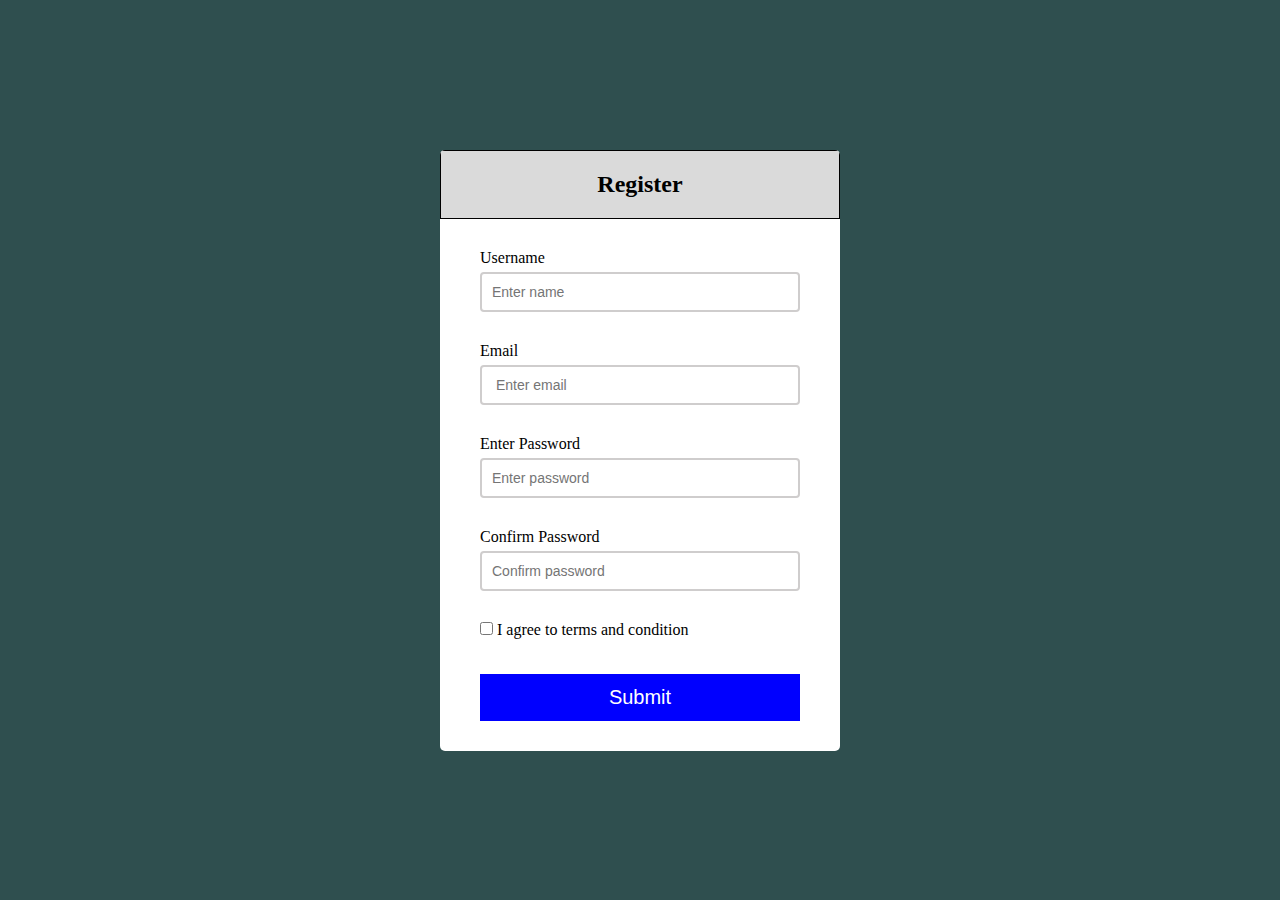
<file: index.html>
<!DOCTYPE html>
<html lang="en">

<head>
    <meta charset="UTF-8">
    <meta http-equiv="X-UA-Compatible" content="IE=edge">
    <meta name="viewport" content="width=device-width, initial-scale=1.0">
    <title>form validation</title>
    <link href="https://fonts.googleapis.com/icon?family=Material+Icons" rel="stylesheet">
    <link rel="stylesheet" href="style.css">  
</head>

<body>
    <div class="container">
        <div class="header">
            <h2>Register</h2>
        </div>
        <form action="./index2.html" class="form" id="form">
            <div class="field">
                <label for="username">Username</label>
                <input type="text" id="username" placeholder="Enter name" required>
                <span class="material-icons success">check_circle</span>
                <span class="material-icons error">error</span>

                <small>Error message</small>
            </div>

            <div class="field">
                <label>Email</label>
                <input type="email" id="email" placeholder=" Enter email">
                <span class="material-icons success">check_circle</span>
                <span class="material-icons error">error</span>
                <small>Error Message</small>
            </div>

            <div class="field">
                <label>Enter Password</label>
                <input type="password" id="password" placeholder="Enter password">
                <span class="material-icons success">check_circle</span>
                <span class="material-icons error">error</span>
                <small>Error Message</small>
            </div>

            <div class="field">
                <label>Confirm Password</label>
                <input type="password" id="cpassword" placeholder="Confirm password">
                <span class="material-icons success">check_circle</span>
                <span class="material-icons error">error</span>
                <small>Error Message</small>
            </div>

            <div class="field">
                <input type="checkbox" id="tc" class="terms">
                <label>I agree to terms and condition</label>
                <small>Error message</small>
            </div>

            <input type="submit" class="button">

        </form>
    </div>

    <script src="./validation1.js"></script>

</body>

</html>
</file>
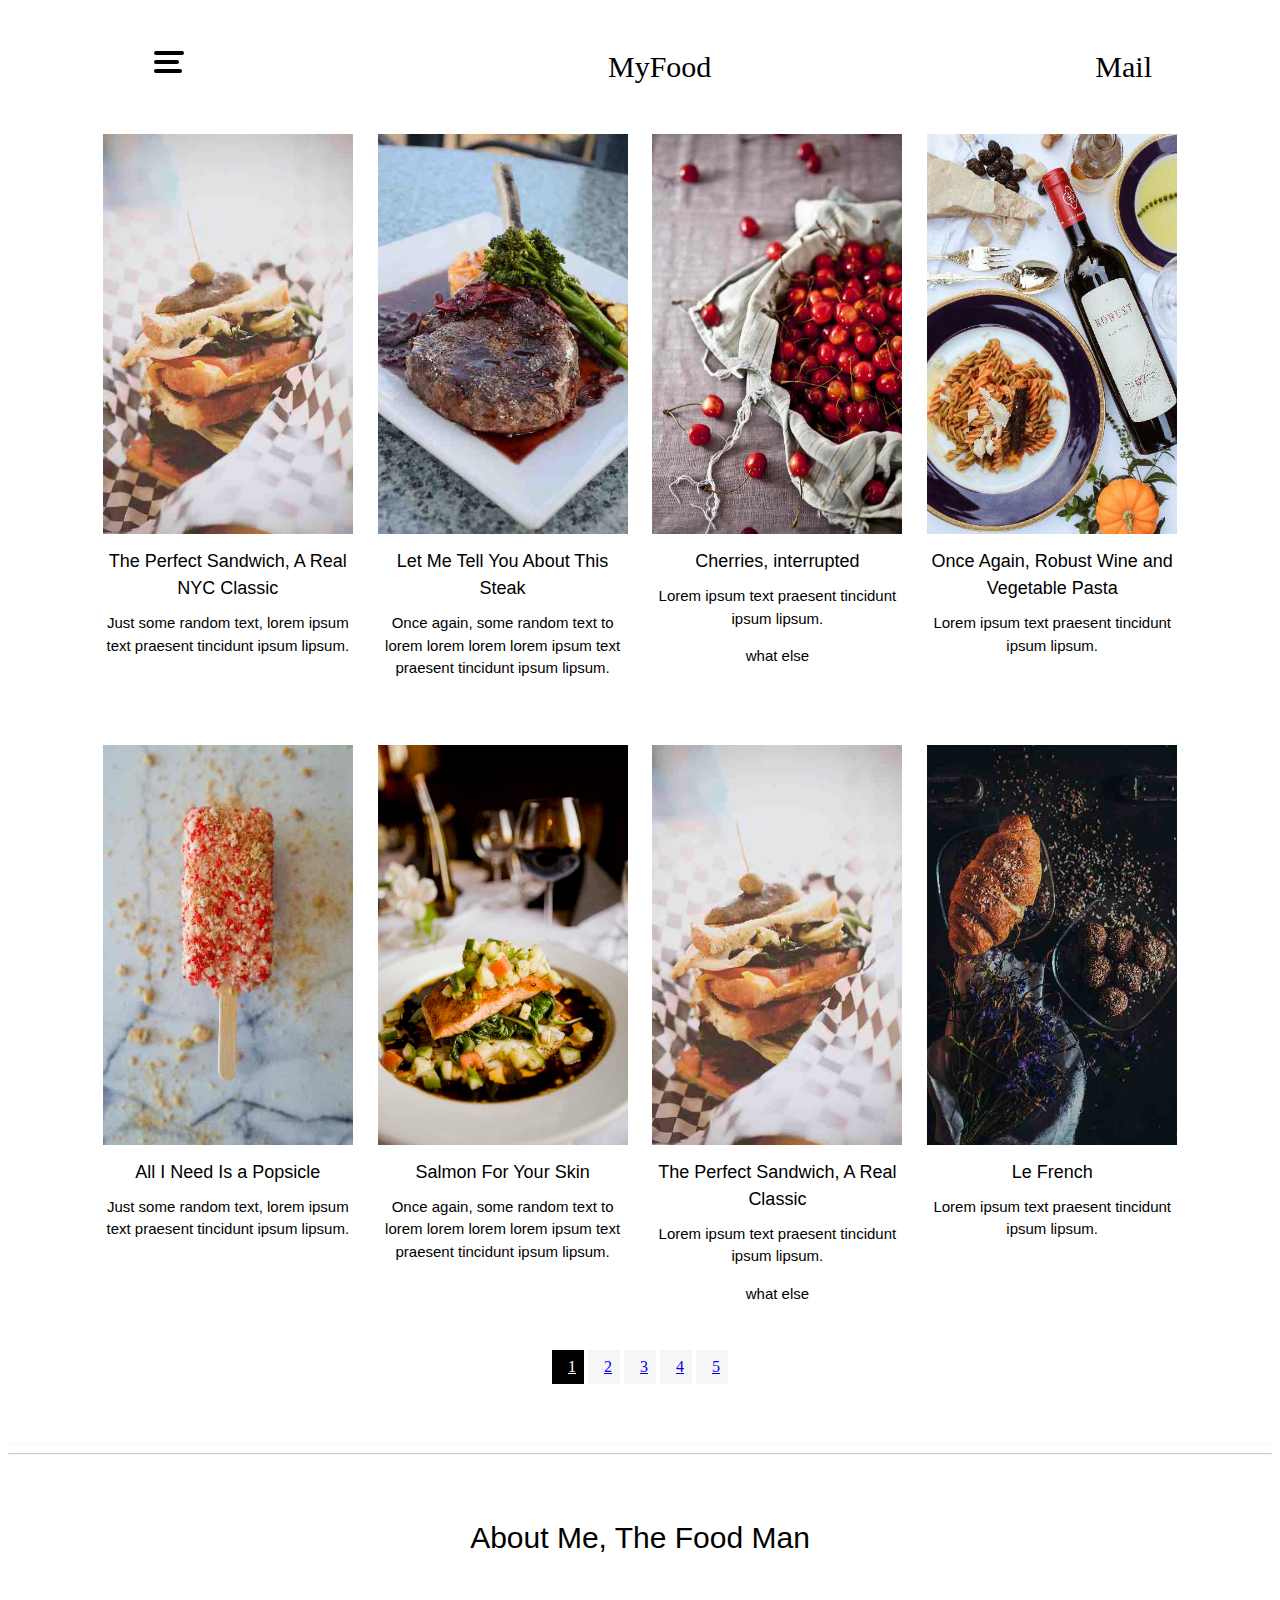
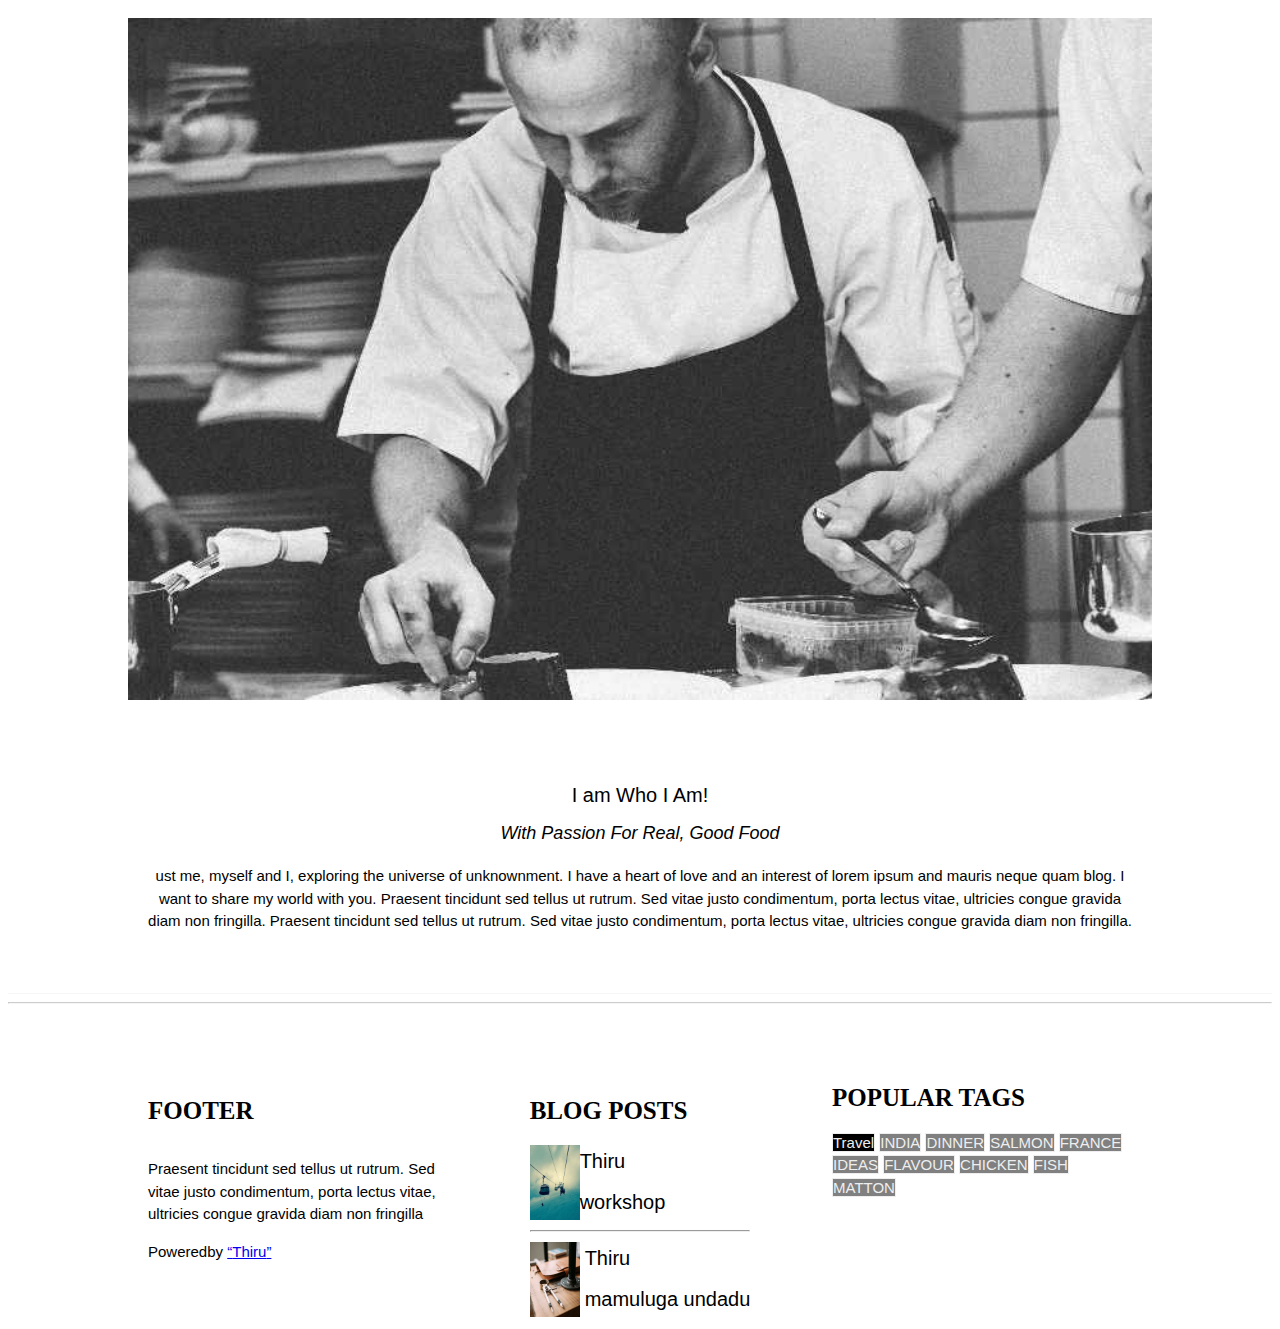
<file: index2.html>
<!DOCTYPE html>
<html lang="en">

<head>
    <meta charset="UTF-8">
    <meta name="viewport" content="width=device-width, initial-scale=1.0">
    <title>my Food page</title>
    <style>
        /* body {
    /* font-family: Verdana, sans-serif; */
        /* font-size: 15px; */
        /* line-height: 1.5; */

        .nav div {
            height: 4px;
            background-color: black;
            margin: 5px 0;
            border-radius: 25px;
            transition: 0.3s;
        }

        .nav {
            width: 30px;
            display: inline-block;
            margin: 1em 0 0 1em;
        }

        .one {
            width: 30px;
        }

        .two {
            width: 25px;
        }

        .three {
            width: 28px;
        }

        .nav:hover div {
            width: 30px;
        }

        .contain {
            display: flex;
            justify-content: space-between;
            /* position: fixed; */
        }

        .card-content {
            text-align: center;
        }

        h5 {
            font-size: 18px;
            line-height: 1.5;
            width: 100%;
            margin: 10px 0 0 0;
            font-family: verdana, sans-serif;
            font-weight: normal;
        }

        p {
            font-size: 15px;
            line-height: 1.5;
            /* padding-left: 10px; */
            margin-top: 10px;
            font-family: verdana, sans-serif;
            font-size: 15px;
        }

        /* .cards{
  box-shadow: 50px 50px rgb(0, 255, 26) ;
}
 */
        .row-4 {
            margin: 50px 70px 0px 70px;
            display: flex;
            justify-content: space-evenly;
        }

        .number a {
            display: inline-block;
            background-color: rgb(247, 246, 246);
            margin: 0px;
            width: 0px;
            padding: 8px 16px 8px 16px;
            text-align: center;
            border: none;
            outline: 0;
        }

        .number a:hover {
            background-color: black;
            color: white;
            transition: 0.2s;
        }

        .row-4 {
            flex-wrap: wrap;
        }

        .numbers {
            margin: 30px 0px;
        }

        .hr {
            margin: 60px 0px 60px 0px;
            opacity: 0.5;
            border-top: 1px solid #eee;
            flex-wrap: wrap;
        }

        .content {
            text-align: center;
            font-family: verdana, sans-serif;
            font-size: 50px;
            font-weight: 400px;
        }

        .footer {
            flex-wrap: wrap;
        }

        h6 {
            margin: 0px;
            font-size: 20px;
            font-family: verdana, sans-serif;
            font-weight: lighter;
        }

        p span {
            /* box-sizing: border-box; */
            border: 1px solid;
            background-color: gray;
            color: #eee;
            font-family: verdana, sans-serif;
        }

        span:hover {
            background-color: black;
            color: #eee;
            transition: 0.5;
            cursor: pointer;

        }

        .popular {
            margin-top: 20px;
        }

        .add:hover {
            background-color: bisque;
            transition: 0.5;
        }

        .foot {
            margin: 30px 120px 0px 120px;
            display: flex;
            margin: 0px 20px 0px 20px;
            flex-wrap: wrap;
        }
    </style>
</head>

<body>
    <div class="container" style="margin:30px 90px 0px 90px ;">
        <div class="contain" style="margin-left:40px ;">
            <a href="#" class="nav">
                <div class="one"></div>
                <div class="two"></div>
                <div class="three"></div>
            </a>
            <div class="myfood" style="margin:20px 0px 0px 60px ; padding-left: 0px; font-size:30px;">MyFood</div>
            <div class="mail" style="margin-top:20px ; margin-left: 20px; margin-right: 30px; font-size:30px;">Mail
            </div>
        </div>
    </div>

    <!-- cards  -->
    <div class="row-4">
        <div class="cards">
            <div class="card" style="width:250px; text-align: center;">
                <img src="./sandwich.jpg" alt="" width="100%" height="400px">
            </div>
            <div class="card content" style="width:250px ; text-align: center; ">
                <h5>The Perfect Sandwich, A Real NYC Classic</h5>
                <p>Just some random text, lorem ipsum text praesent tincidunt ipsum lipsum.</p>
            </div>
        </div>

        <div class="cards">
            <div class="card" style="width:250px; text-align: center;">
                <img src="./steak.jpg" alt="" width="100%" height="400px">
            </div>
            <div class="card content" style="width:250px ; text-align: center; ">
                <h5>Let Me Tell You About This Steak</h5>
                <p>Once again, some random text to lorem lorem lorem lorem ipsum text praesent tincidunt ipsum lipsum.
                </p>
            </div>
        </div>
        <!-- 1st four cards -->

        <div class="cards">
            <div class="card" style="width:250px; text-align: center;">
                <img src="./cherries.jpg" alt="" width="100%" height="400px">
            </div>
            <div class="card content" style="width:250px ; text-align: center; ">
                <h5>Cherries, interrupted</h5>
                <p>Lorem ipsum text praesent tincidunt ipsum lipsum.</p>
                <p>what else</p>
            </div>
        </div>

        <div class="cards">
            <div class="card" style="width:250px; text-align: center;">
                <img src="./wine.jpg" alt="" width="100%" height="400px">
            </div>
            <div class="card content" style="width:250px ; text-align: center; ">
                <h5>Once Again, Robust Wine and Vegetable Pasta</h5>
                <p>Lorem ipsum text praesent tincidunt ipsum lipsum.</p>

            </div>
        </div>
    </div>
    <!-- next4 cards -->

    <div class="row-4">
        <div class="cards">
            <div class="card" style="width:250px; text-align: center;">
                <img src="./popsicle.jpg" alt="" width="100%" height="400px">
            </div>
            <div class="card content" style="width:250px ; text-align: center; ">
                <h5>All I Need Is a Popsicle</h5>
                <p>Just some random text, lorem ipsum text praesent tincidunt ipsum lipsum.</p>
            </div>
        </div>

        <div class="cards">
            <div class="card" style="width:250px; text-align: center;">
                <img src="./salmon.jpg" alt="" width="100%" height="400px">
            </div>
            <div class="card content" style="width:250px ; text-align: center; ">
                <h5>Salmon For Your Skin</h5>
                <p>Once again, some random text to lorem lorem lorem lorem ipsum text praesent tincidunt ipsum lipsum.
                </p>
            </div>
        </div>


        <div class="cards">
            <div class="card" style="width:250px; text-align: center;">
                <img src="./sandwich (1).jpg" alt="" width="100%" height="400px">
            </div>
            <div class="card content" style="width:250px ; text-align: center; ">
                <h5>The Perfect Sandwich, A Real Classic</h5>
                <p>Lorem ipsum text praesent tincidunt ipsum lipsum.</p>
                <p>what else</p>
            </div>
        </div>

        <div class="cards">
            <div class="card" style="width:250px; text-align: center;">
                <img src="./croissant.jpg" alt="" width="100%" height="400px">
            </div>
            <div class="card content" style="width:250px ; text-align: center; ">
                <h5>Le French</h5>
                <p>Lorem ipsum text praesent tincidunt ipsum lipsum.</p>

            </div>
        </div>
    </div>

    <!-- num-bar -->
    <div class="numbers">
        <div class="number" style=" background-color: #f1eded00; width:100%; text-align: center;">
            <a href="#" style="background-color: black; color: white;  ">1</a>
            <a href="#">2</a>
            <a href="#">3</a>
            <a href="#">4</a>
            <a href="#">5</a>
        </div>
    </div>

    <!-- Horizantal line -->

    <div class="hr">
        <hr>
    </div>

    <div class="content" style="margin:30px 120px 0px 120px ; flex-wrap: wrap;">
        <h5 style="font-size:30px;"> About Me, The Food Man</h5>
        <br>
        <div class="img" style="flex-wrap: wrap;">
            <img src="./chef.jpg" alt="" width="100%" height="auto">

        </div>
        <br>
        <h5 style="font-size: 20px;">I am Who I Am!</h5>

        <p style="font-style: italic; font-size: 18px; font-weight: lighter;">With Passion For Real, Good Food</p>

        <p style="padding:0px 20px">ust me, myself and I, exploring the universe of unknownment. I have a heart of love
            and an interest of lorem ipsum and mauris neque quam blog. I want to share my world with you. Praesent
            tincidunt sed tellus ut rutrum. Sed vitae justo condimentum, porta lectus vitae, ultricies congue gravida
            diam non fringilla. Praesent tincidunt sed tellus ut rutrum. Sed vitae justo condimentum, porta lectus
            vitae, ultricies congue gravida diam non fringilla.</p>
    </div>

    <!-- Horizantal -->
    <div class="hr">
        <hr>
    </div>

    <!-- footer -->
    <div class="foot" style="margin: 30px 120px 0px 120px; display: flex; justify-content: space-between;">
        <div class="footer" style="margin:0px 20px 0px 20px ; height:100%; ">
            <h4 style="font-size: 25px;">FOOTER</h4>
            <p style="width: 300px;">Praesent tincidunt sed tellus ut rutrum. Sed vitae justo
                condimentum, porta lectus vitae, ultricies congue gravida diam non fringilla
            </p>
            <p style="width: 300px;">Poweredby <a href="https://thiruthorlikonda.blogspot.com/"
                    target="thiru"><q>Thiru</q></a></p>
            <br>

        </div>
        <!-- blogpost -->
        <div class="Blog" style="margin:0px 20px 0px 20px ; height: 100%;">
            <h4 style="font-size: 25px; margin-bottom: 20px;">BLOG POSTS</h4>
            <div class="add" style="display: flex; ">
                <img src="./gondol.jpg" style="width:50px; height: 75px;">
                <div style="margin:5px 0px 0px 0px;">
                    <h6>Thiru</h6><br>
                    <h6 style="margin:0px;">workshop</h6>
                </div>
            </div>
            <hr style="margin: 10px 0px;">
            <div class="add" style=" display: flex;">
                <img src="./workshop.jpg" style="width:50px; height: 75px;">
                <div style="margin:5px 0px 0px 5px ;">
                    <h6>Thiru</h6><br>
                    <h6 style="margin-bottom: 10px;">mamuluga undadu </h6>
                </div>
            </div>
        </div>

        <!-- popular tag -->
        <div class="popular" style="margin:0px 20px 0px 20px; ">
            <h4 style="margin: 20px 0px; font-size:25px ;">POPULAR TAGS</h4>
            <p style="width: 300px;"><span style="background-color: black;">Travel</span>
                <span>INDIA</span>
                <span>DINNER</span>
                <span>SALMON</span>
                <span>FRANCE</span>
                <span>IDEAS</span>
                <span>FLAVOUR</span>
                <span>CHICKEN</span>
                <span>FISH</span>
                <span>MATTON</span>

            </p>

        </div>

    </div>
</body>

</html>
</file>
<file: style.css>
*{
    box-sizing: border-box;
    margin:0;
    padding: 0;
    outline: none;
}

 body{
    display: flex;
    align-items: center;
    justify-content: center;
    background-color: darkslategrey;
    min-height: 100vh;
    margin:0;
 }

 .container{
    background-color: white;
     border-radius: 5px;
    width:400px;
    max-width: 100%;
    overflow: hidden; 
 }

 .header{
    background-color:rgb(218, 218, 218) ;
    padding: 20px 40px;
    border:1px solid black
 }

 .header h2{
    margin: 0px;
    text-align: center;
 }

 .form{
    padding: 30px 40px;
 }

 .field{
    margin-bottom:10px;
    padding-bottom:20px;
   position:relative;
 }

 .field label{
    display:inline-block;
    margin-bottom: 5px;
 }

 .field input:not(.terms){
    display:block;
    border-radius:4px ;
    border:2px solid #cfcdcd;
    font-size: 14px;
    width:100%;
    padding: 10px;
 }

 .field span{
    position: absolute;
    top:30px;
    right:10px;
    visibility: hidden; 
 }

 .field small{
    position:absolute;
    bottom:0px;
    left:0px;
    visibility: hidden;
 }

 .form .button{
    background-color: blue;
    border: 2px solid blue;
    color: white;
    width:100%;
    padding:10px;
    font-size: 20px;
    display: block;
 }

 .field.success input{
    border-color: green;
 }

 .field.error input{
    border-color: red;
 }

 .field.success span.success{
    color:green;
    visibility: visible;
 }

 .field.error span.error{
    color:red;
    visibility:visible;
 }
  .field.error span.success{
    visibility:none;
  }

  .field.success span.error{
    visibility:none;
  }

  .field.error small{
    visibility:visible;
    color:red;
  }
</file>
